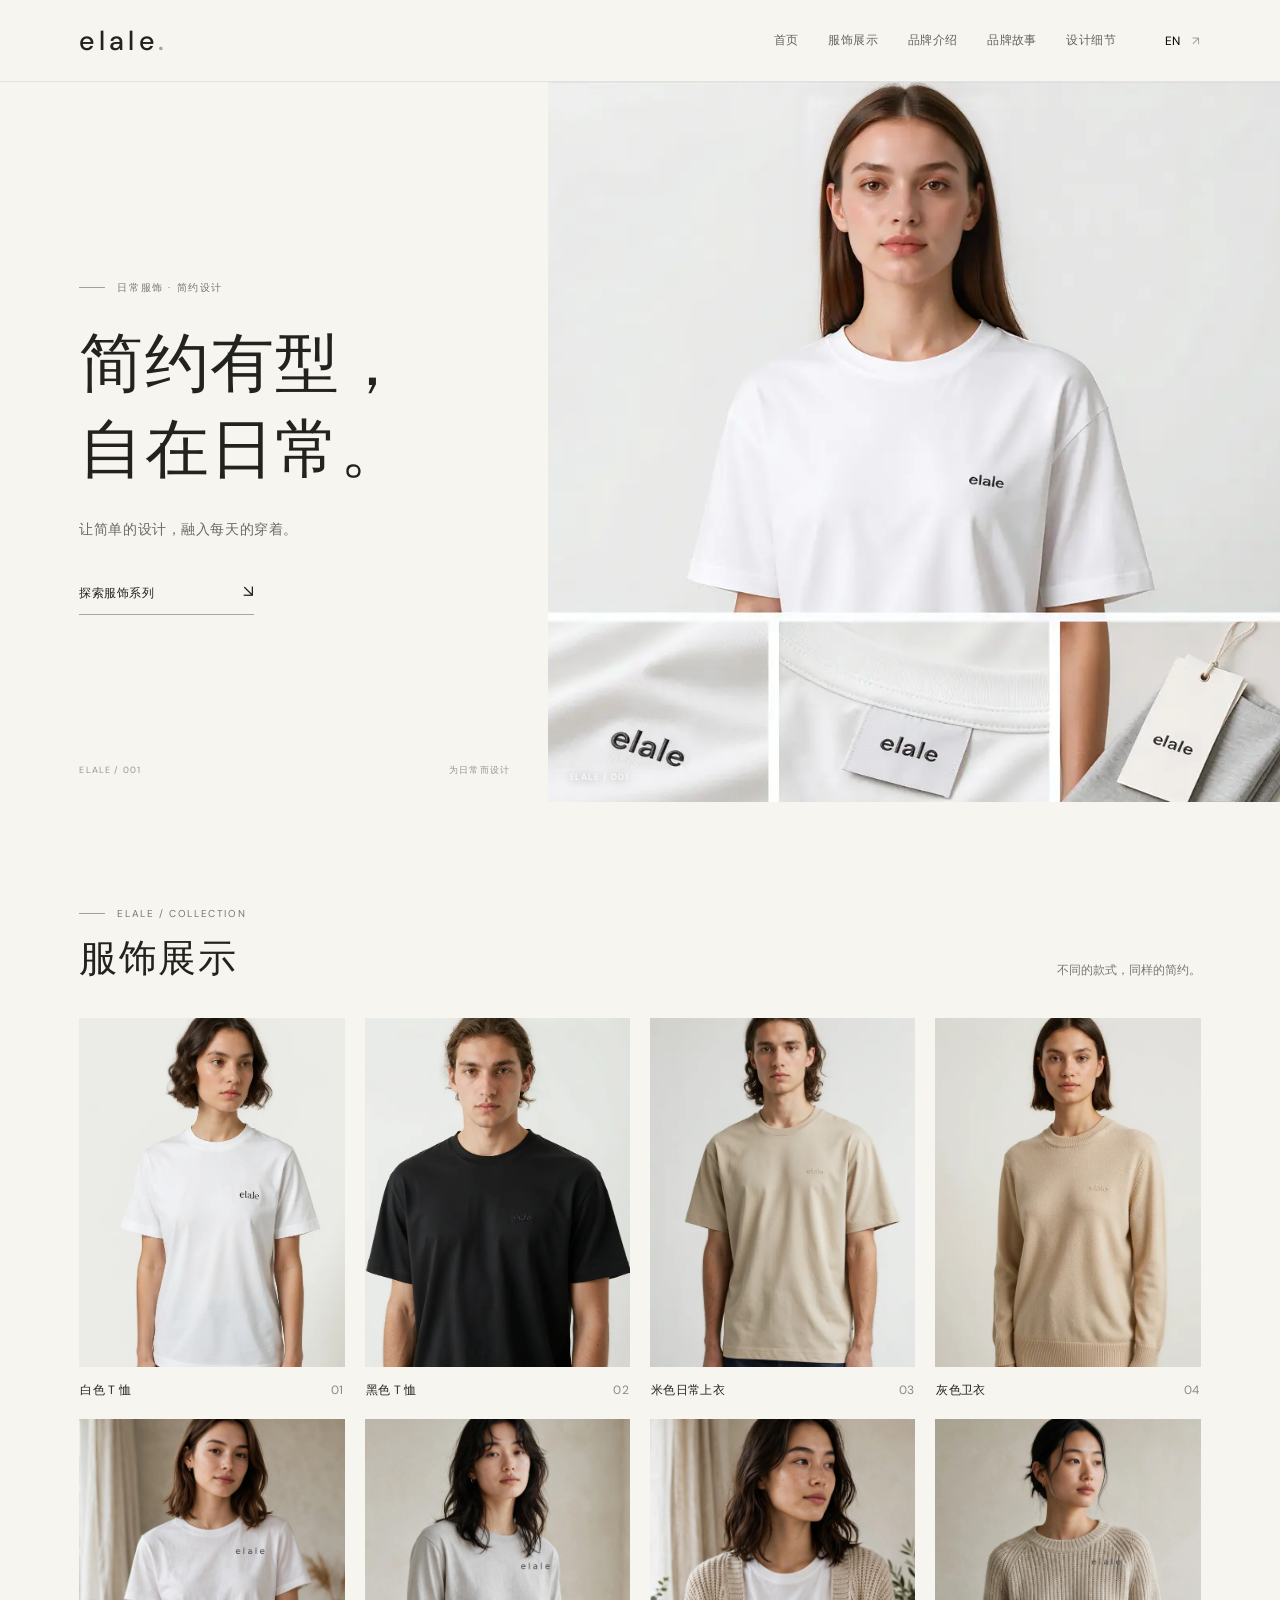
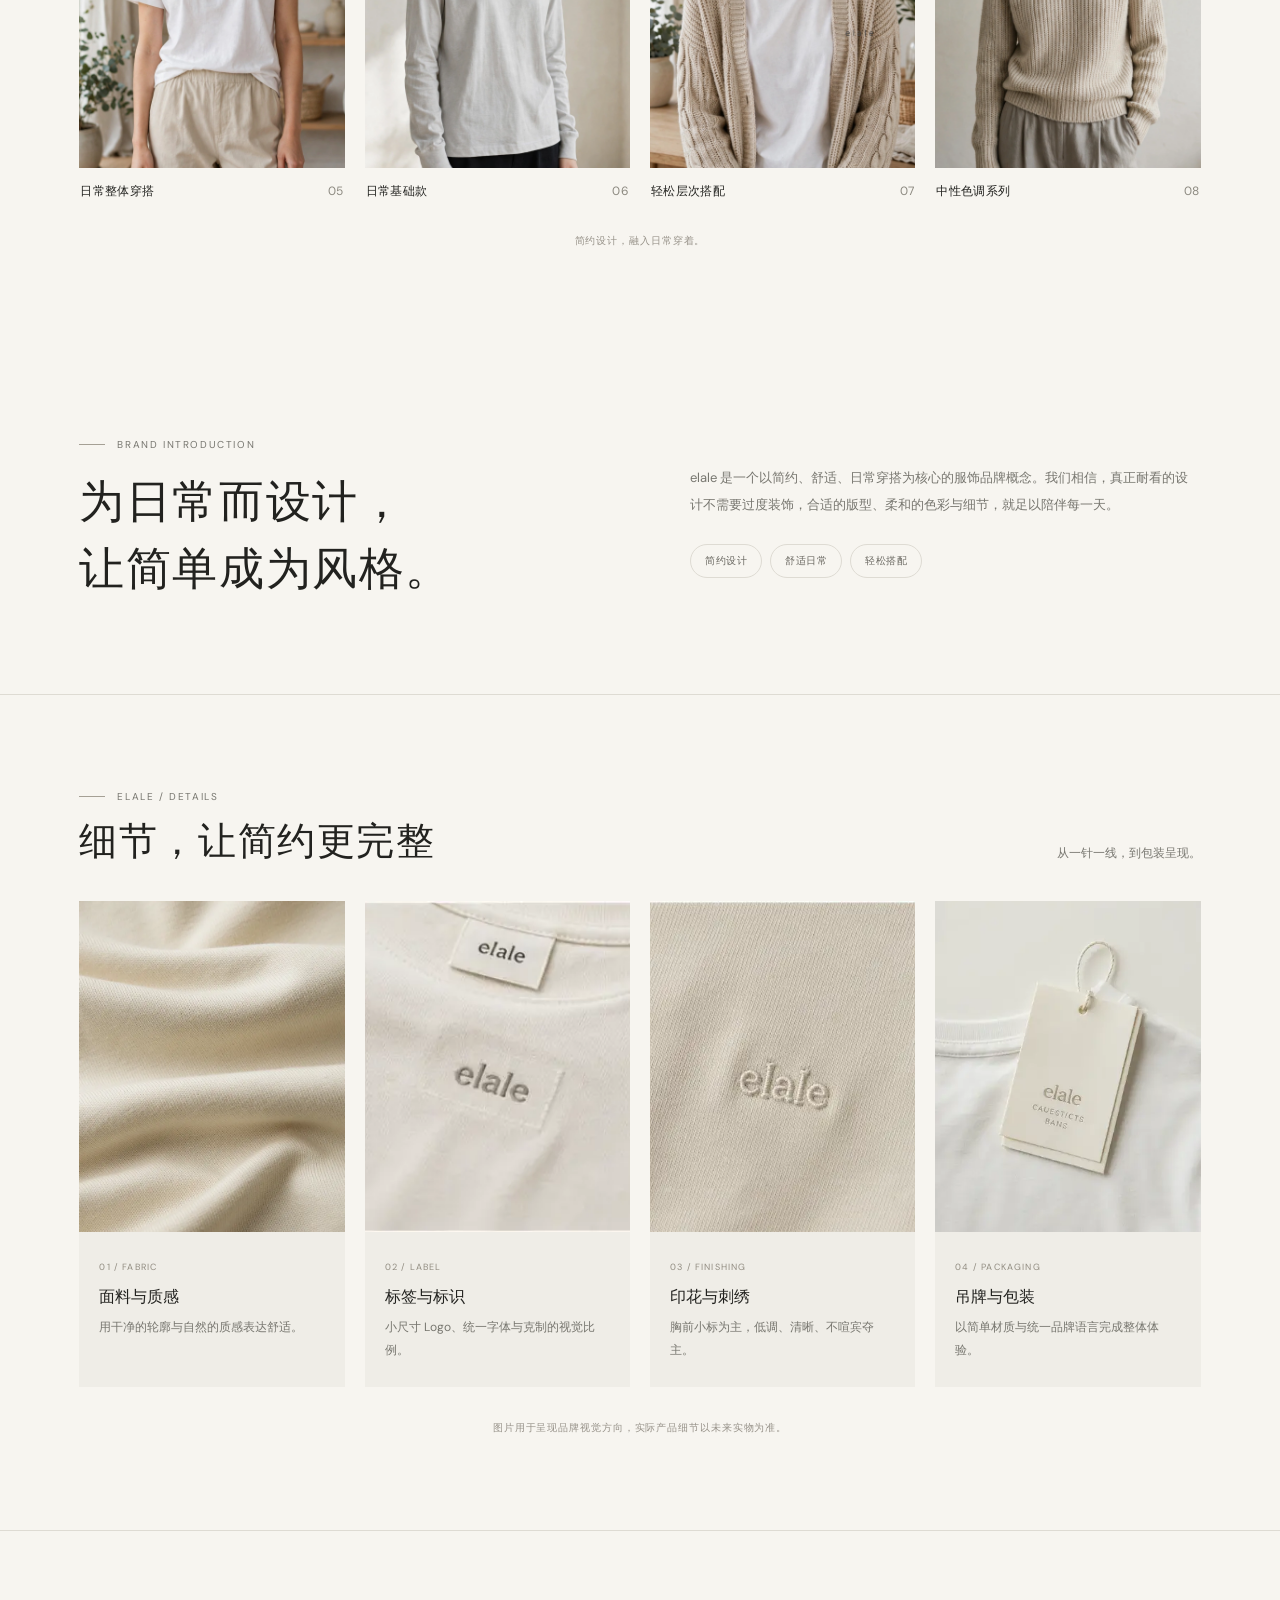
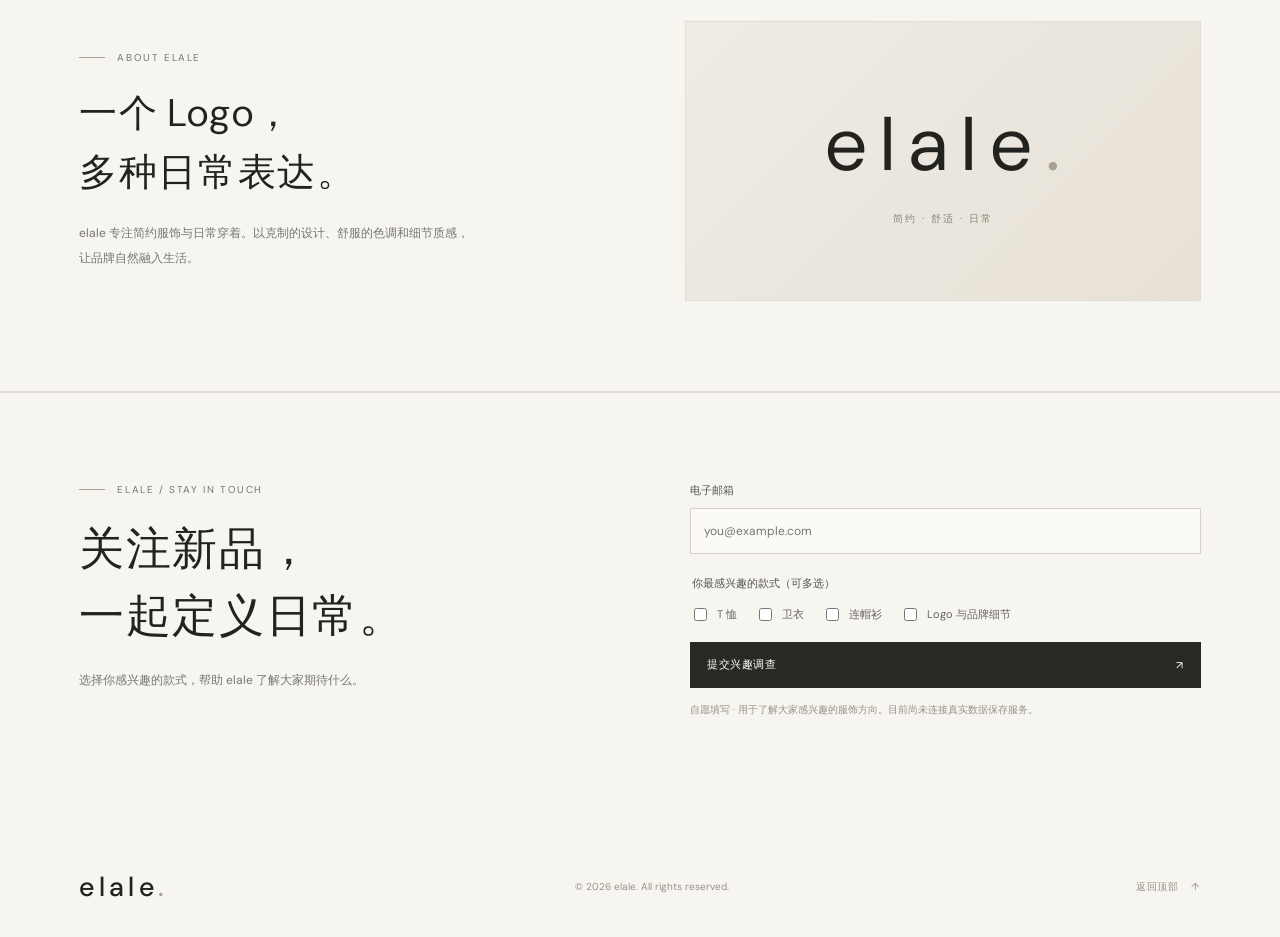
<file: index.html>
<!doctype html>
<html lang="zh-CN">
<head>
  <meta charset="utf-8">
  <meta name="viewport" content="width=device-width, initial-scale=1">
  <meta name="theme-color" content="#f7f5f0">
  <title>elale — 简约有型，自在日常</title>
  <meta name="description" content="elale 简约服饰品牌展示。以简洁设计、舒适质感和日常穿着为灵感。">
  <link rel="canonical" href="https://elale.com/">
  <link rel="icon" href="/assets/images/favicon.svg" type="image/svg+xml">
  <link rel="stylesheet" href="/assets/css/style.css">
  <script src="/assets/js/products.js" defer></script>
  <script src="/assets/js/main.js" defer></script>
</head>
<body>
  <header class="site-header">
    <a class="wordmark" href="/" aria-label="elale 首页">elale<span>.</span></a>
    <nav class="main-nav" aria-label="主导航">
      <a href="#home" data-i18n="navHome">首页</a>
      <a href="#collection" data-i18n="navCollection">服饰展示</a>
      <a href="#brand" data-i18n="navBrand">品牌介绍</a><a href="#about" data-i18n="navAbout">品牌故事</a><a href="#details" data-i18n="navDetails">设计细节</a>
    </nav>
    <button class="language-toggle" id="languageToggle" type="button" aria-label="Switch language">EN <span>↗</span></button>
    <button class="menu-toggle" id="menuToggle" type="button" aria-label="打开导航" aria-expanded="false">☰</button>
  </header>

  <main>
    <section class="hero" id="home">
      <div class="hero-copy">
        <p class="eyebrow"><span class="eyebrow-line"></span><span data-i18n="eyebrow">日常服饰 · 简约设计</span></p>
        <h1 data-i18n="heroTitle">简约有型，<br>自在日常。</h1>
        <p class="hero-description" data-i18n="heroDescription">让简单的设计，融入每天的穿着。</p>
        <a class="text-link" href="#collection"><span data-i18n="explore">探索服饰系列</span><span aria-hidden="true">↘</span></a>
        <div class="hero-note"><span>ELALE / 001</span><span data-i18n="heroNote">为日常而设计</span></div>
      </div>
      <div class="hero-visual hero-photo"><img src="/assets/images/hero-elale-editorial.webp" alt="elale 简约日常服饰品牌主视觉" fetchpriority="high" decoding="async"><div class="placeholder-caption"><span>ELALE / 001</span></div></div>
    </section>

    <section class="collection section-wrap" id="collection">
      <div class="section-heading">
        <div><p class="eyebrow"><span class="eyebrow-line"></span>ELALE / COLLECTION</p><h2 data-i18n="collectionTitle">服饰展示</h2></div>
        <p class="section-description" data-i18n="collectionDescription">不同的款式，同样的简约。</p>
      </div>
      <div class="collection-grid" id="collectionGrid" aria-live="polite"></div>
      <p class="gallery-note" data-i18n="galleryNote">简约设计，融入日常穿着。</p>
    </section>


    <section class="brand-intro section-wrap" id="brand"><div class="intro-heading"><p class="eyebrow"><span class="eyebrow-line"></span><span data-i18n="brandIntroEyebrow">BRAND INTRODUCTION</span></p><h2 data-i18n="brandIntroTitle">为日常而设计，<br>让简单成为风格。</h2></div><div class="intro-body"><p data-i18n="brandIntroText">elale 是一个以简约、舒适、日常穿搭为核心的服饰品牌概念。我们相信，真正耐看的设计不需要过度装饰，合适的版型、柔和的色彩与细节，就足以陪伴每一天。</p><div class="intro-tags"><span data-i18n="tagMinimal">简约设计</span><span data-i18n="tagComfort">舒适日常</span><span data-i18n="tagEasy">轻松搭配</span></div></div></section>

    <section class="details-section section-wrap" id="details"><div class="section-heading"><div><p class="eyebrow"><span class="eyebrow-line"></span>ELALE / DETAILS</p><h2 data-i18n="detailsTitle">细节，让简约更完整</h2></div><p class="section-description" data-i18n="detailsDesc">从一针一线，到包装呈现。</p></div><div class="details-grid"><article class="detail-card"><img src="/assets/images/detail-01-fabric-texture.webp" alt="elale 服饰面料纹理细节" loading="lazy" decoding="async"><div><span>01 / FABRIC</span><h3 data-i18n="detailFabric">面料与质感</h3><p data-i18n="detailFabricDesc">用干净的轮廓与自然的质感表达舒适。</p></div></article><article class="detail-card"><img src="/assets/images/detail-02-brand-label.webp" alt="elale 衣物标签与品牌标识细节" loading="lazy" decoding="async"><div><span>02 / LABEL</span><h3 data-i18n="detailLabel">标签与标识</h3><p data-i18n="detailLabelDesc">小尺寸 Logo、统一字体与克制的视觉比例。</p></div></article><article class="detail-card"><img src="/assets/images/detail-03-logo-embroidery.webp" alt="elale 左胸 Logo 印花或刺绣细节" loading="lazy" decoding="async"><div><span>03 / FINISHING</span><h3 data-i18n="detailFinish">印花与刺绣</h3><p data-i18n="detailFinishDesc">胸前小标为主，低调、清晰、不喧宾夺主。</p></div></article><article class="detail-card"><img src="/assets/images/detail-04-packaging.webp" alt="elale 简约吊牌与包装概念图" loading="lazy" decoding="async"><div><span>04 / PACKAGING</span><h3 data-i18n="detailPack">吊牌与包装</h3><p data-i18n="detailPackDesc">以简单材质与统一品牌语言完成整体体验。</p></div></article></div><p class="gallery-note" data-i18n="detailsNote">图片用于呈现品牌视觉方向，实际产品细节以未来实物为准。</p></section>

    <section class="brand-story section-wrap" id="about">
      <div class="story-copy">
        <p class="eyebrow"><span class="eyebrow-line"></span><span data-i18n="aboutEyebrow">ABOUT ELALE</span></p>
        <h2 data-i18n="aboutTitle">一个 Logo，<br>多种日常表达。</h2>
        <p data-i18n="aboutDescription">elale 专注简约服饰与日常穿着。以克制的设计、舒服的色调和细节质感，让品牌自然融入生活。</p>
      </div>
      <div class="story-mark"><span class="large-wordmark">elale<span>.</span></span><span class="story-mark-caption" data-i18n="brandSignature">简约 · 舒适 · 日常</span></div>
    </section>

    <section class="newsletter section-wrap" id="newsletter">
      <div class="newsletter-copy">
        <p class="eyebrow"><span class="eyebrow-line"></span>ELALE / STAY IN TOUCH</p>
        <h2 data-i18n="newsletterTitle">关注新品，<br>一起定义日常。</h2>
        <p data-i18n="newsletterDesc">选择你感兴趣的款式，帮助 elale 了解大家期待什么。</p>
      </div>
      <form class="newsletter-form" id="interestForm">
        <label for="signupEmail" data-i18n="emailLabel">电子邮箱</label>
        <input id="signupEmail" name="email" type="email" autocomplete="email" placeholder="you@example.com" required>
        <fieldset>
          <legend data-i18n="interestLegend">你最感兴趣的款式（可多选）</legend>
          <label class="check-option"><input type="checkbox" name="interest" value="T-shirts"><span data-i18n="interestTee">T 恤</span></label>
          <label class="check-option"><input type="checkbox" name="interest" value="Sweatshirts"><span data-i18n="interestSweat">卫衣</span></label>
          <label class="check-option"><input type="checkbox" name="interest" value="Hoodies"><span data-i18n="interestHoodie">连帽衫</span></label>
          <label class="check-option"><input type="checkbox" name="interest" value="Brand details"><span data-i18n="interestDetail">Logo 与品牌细节</span></label>
        </fieldset>
        <button type="submit" class="signup-button"><span data-i18n="signupButton">提交兴趣调查</span><span aria-hidden="true">↗</span></button>
        <p class="privacy-note" data-i18n="privacyNote">自愿填写 · 用于了解大家感兴趣的服饰方向。目前尚未连接真实数据保存服务。</p>
        <p class="form-message" id="formMessage" role="status" aria-live="polite"></p>
      </form>
    </section>
  </main>

  <footer class="site-footer">
    <a class="wordmark footer-wordmark" href="/">elale<span>.</span></a>
    <p>© <span id="year">2026</span> elale. <span data-i18n="rights">All rights reserved.</span></p>
    <a class="back-top" href="#home"><span data-i18n="backTop">返回顶部</span> ↑</a>
  </footer>
</body>
</html>
</file>
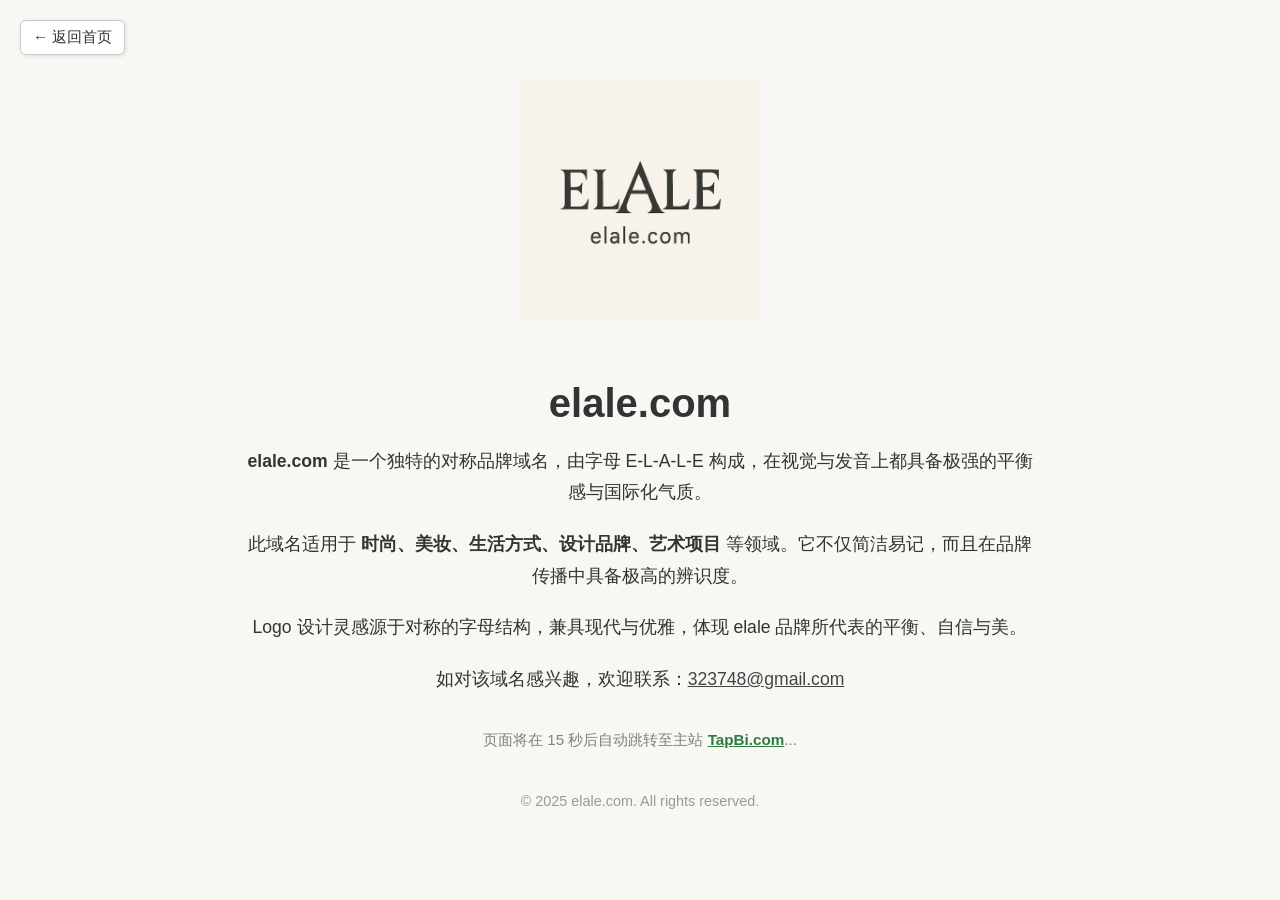
<file: About.html>
<!DOCTYPE html>
<html lang="en">
<head>
  <meta charset="UTF-8" />
  <meta name="viewport" content="width=device-width, initial-scale=1.0" />
  <title>elale.com - 品牌域名介绍</title>
  <meta name="description" content="elale.com 是一个对称、优雅、易记的国际化品牌域名，适用于时尚、美妆、设计等领域。现开放洽谈。">
  <meta http-equiv="refresh" content="15;url=https://tapbi.com">
  <style>
    body {
      margin: 0;
      font-family: 'Segoe UI', sans-serif;
      background-color: #f9f7f4;
      color: #333;
      text-align: center;
    }
    .back-button {
      position: absolute;
      top: 20px;
      left: 20px;
      background-color: #fff;
      border: 1px solid #ccc;
      border-radius: 6px;
      padding: 6px 12px;
      font-size: 0.95rem;
      text-decoration: none;
      color: #333;
      box-shadow: 1px 1px 4px rgba(0,0,0,0.1);
      transition: background-color 0.2s;
    }
    .back-button:hover {
      background-color: #eee;
    }
    .container {
      max-width: 800px;
      margin: 60px auto 40px auto;
      padding: 20px;
    }
    img.logo {
      width: 240px;
      max-width: 80%;
      margin-bottom: 30px;
    }
    h1 {
      font-size: 2.5rem;
      margin-bottom: 10px;
    }
    p {
      font-size: 1.1rem;
      line-height: 1.8;
      margin: 20px 0;
    }
    footer {
      margin-top: 40px;
      font-size: 0.9rem;
      color: #999;
    }
    a {
      color: #444;
      text-decoration: underline;
    }
    .redirect-msg {
      margin-top: 30px;
      font-size: 0.95rem;
      color: gray;
    }
  </style>
</head>
<body>
  <a class="back-button" href="https://jozl.com">&larr; 返回首页</a>

  <div class="container">
    <img class="logo" src="elale-logo.png" alt="elale.com logo" />

    <h1>elale.com</h1>
    <p>
      <strong>elale.com</strong> 是一个独特的对称品牌域名，由字母 E-L-A-L-E 构成，在视觉与发音上都具备极强的平衡感与国际化气质。
    </p>
    <p>
      此域名适用于 <strong>时尚、美妆、生活方式、设计品牌、艺术项目</strong> 等领域。它不仅简洁易记，而且在品牌传播中具备极高的辨识度。
    </p>
    <p>
      Logo 设计灵感源于对称的字母结构，兼具现代与优雅，体现 elale 品牌所代表的平衡、自信与美。
    </p>
    <p>
      如对该域名感兴趣，欢迎联系：<a href="mailto:323748@gmail.com">323748@gmail.com</a>
    </p>

    <p class="redirect-msg">
      页面将在 15 秒后自动跳转至主站 
      <a href="https://tapbi.com" style="color: #2c7a3f; font-weight: bold;">TapBi.com</a>...
    </p>

    <footer>
      &copy; 2025 elale.com. All rights reserved.
    </footer>
  </div>
</body>
</html>
</file>
<file: assets/css/style.css>
@import url('https://fonts.googleapis.com/css2?family=DM+Sans:wght@400;500;600;700&display=swap');
:root{--paper:#f7f5f0;--ink:#22221f;--muted:#77766f;--line:#dedbd3;--white:#fff;--pad:clamp(22px,5.6vw,88px);--sans:"DM Sans",-apple-system,BlinkMacSystemFont,"Segoe UI","PingFang SC","Microsoft YaHei",sans-serif}
*{box-sizing:border-box}html{scroll-behavior:smooth;scroll-padding-top:90px}body{margin:0;background:var(--paper);color:var(--ink);font-family:var(--sans);-webkit-font-smoothing:antialiased}a{color:inherit;text-decoration:none}button{font:inherit}.site-header{height:78px;padding:0 var(--pad);display:flex;align-items:center;justify-content:space-between;border-bottom:1px solid rgba(35,34,31,.09);background:rgba(247,245,240,.94);position:sticky;top:0;z-index:10;backdrop-filter:blur(12px)}.wordmark{font-size:29px;font-weight:500;letter-spacing:.19em;line-height:1}.wordmark span,.large-wordmark span{color:#a6a095}.main-nav{display:flex;gap:clamp(24px,4vw,58px);margin-left:auto;margin-right:clamp(28px,5vw,76px)}.main-nav a,.language-toggle{font-size:12px;letter-spacing:.04em}.main-nav a{color:#65645f;transition:color .2s}.main-nav a:hover,.main-nav a:focus{color:#111}.language-toggle{border:0;background:transparent;cursor:pointer;padding:10px 0 10px 10px}.language-toggle span{color:#999;margin-left:8px}.menu-toggle{display:none;border:0;background:transparent;font-size:20px}.hero{display:grid;grid-template-columns:.86fr 1.14fr;min-height:min(650px,calc(100svh - 78px));padding-left:var(--pad);overflow:hidden}.hero-copy{display:flex;flex-direction:column;align-items:flex-start;justify-content:center;padding:70px 8% 58px 0;position:relative}.eyebrow{font-size:10px;letter-spacing:.16em;color:var(--muted);display:flex;align-items:center;gap:12px;margin:0 0 26px;text-transform:uppercase}.eyebrow-line{width:26px;height:1px;background:#a5a095;display:inline-block}.hero h1{font-size:clamp(42px,5vw,70px);font-weight:400;letter-spacing:.04em;line-height:1.34;margin:0 0 23px}.hero-description{font-size:14px;line-height:2;color:#6c6a63;margin:0 0 42px;letter-spacing:.04em}.text-link{font-size:12px;letter-spacing:.04em;border-bottom:1px solid #aaa69c;padding:0 0 12px;min-width:175px;display:flex;justify-content:space-between;gap:25px}.text-link span:last-child{font-size:17px;line-height:12px}.hero-note{position:absolute;left:0;bottom:25px;right:8%;display:flex;justify-content:space-between;font-size:9px;letter-spacing:.13em;color:#99958c}.hero-visual{position:relative;min-height:450px;overflow:hidden;background:#e5e0d7}.placeholder{background:linear-gradient(145deg,#e7e2d9,#d4cec3 58%,#eae6df)}.placeholder:after{content:"";position:absolute;inset:0;background:linear-gradient(115deg,transparent 20%,rgba(255,255,255,.28) 48%,transparent 67%);pointer-events:none}.placeholder-art{position:absolute;inset:0;display:flex;align-items:center;justify-content:center;overflow:hidden}.art-head{position:absolute;top:16%;left:50%;transform:translateX(-50%);width:clamp(70px,8vw,120px);aspect-ratio:.82;background:linear-gradient(120deg,#c3a58f,#e1c5ad 55%,#b9917a);border-radius:47% 47% 42% 42%;opacity:.66}.art-body{position:absolute;top:34%;left:50%;transform:translateX(-50%);width:clamp(250px,31vw,470px);height:78%;background:linear-gradient(110deg,#faf9f6,#e9e7e1 48%,#fbfaf7);clip-path:polygon(22% 0,38% 0,43% 5%,57% 5%,62% 0,78% 0,100% 28%,83% 43%,73% 32%,78% 100%,22% 100%,27% 32%,17% 43%,0 28%);box-shadow:0 18px 60px #7c71601c}.shirt-logo{position:absolute;top:48%;left:62%;font-size:11px;letter-spacing:.18em;color:#36332e;z-index:1}.placeholder-caption{position:absolute;z-index:2;left:22px;right:22px;bottom:19px;display:flex;justify-content:space-between;font-size:9px;letter-spacing:.1em;color:#6c675e}.section-wrap{padding-left:var(--pad);padding-right:var(--pad)}.collection{padding-top:88px;padding-bottom:85px}.section-heading{display:flex;align-items:flex-end;justify-content:space-between;margin-bottom:27px}.section-heading .eyebrow{margin-bottom:13px}.section-heading h2,.story-copy h2{font-size:clamp(28px,3vw,39px);font-weight:400;letter-spacing:.04em;margin:0}.section-description{font-size:12px;color:var(--muted);margin:0 0 5px}.collection-grid{display:grid;grid-template-columns:repeat(4,minmax(0,1fr));gap:14px}.product-card{min-width:0}.product-image{aspect-ratio: .79;position:relative;overflow:hidden;display:flex;align-items:center;justify-content:center;background:#e6e1d8}.product-image.tone-black{background:#d6d2ca}.product-image.tone-cream{background:#e9e4da}.product-image.tone-gray{background:#d8d7d2}.product-image.tone-detail{background:#e9e5dc}.mini-shirt{position:absolute;inset:13% 13% 0;display:flex;justify-content:center;align-items:flex-start}.mini-shirt:before{content:"";position:absolute;top:0;width:42%;height:13%;background:#c4a58e;border-radius:45% 45% 35% 35%;opacity:.5}.mini-shirt:after{content:"";position:absolute;top:12%;width:88%;height:87%;background:var(--shirt,#f8f7f2);clip-path:polygon(22% 0,38% 0,43% 5%,57% 5%,62% 0,78% 0,100% 27%,84% 42%,73% 32%,78% 100%,22% 100%,27% 32%,16% 42%,0 27%);filter:drop-shadow(0 14px 18px #0000000a)}.tone-black .mini-shirt:after{--shirt:#343431}.tone-cream .mini-shirt:after{--shirt:#d4c8b6}.tone-gray .mini-shirt:after{--shirt:#777873}.tone-detail .mini-shirt:after{--shirt:#f5f1e8}.mini-logo{position:absolute;z-index:1;top:40%;left:58%;font-size:8px;letter-spacing:.08em;color:#383630}.tone-black .mini-logo,.tone-gray .mini-logo{color:#f0eee8}.product-label{display:flex;justify-content:space-between;gap:10px;padding:12px 1px 0;font-size:11px;letter-spacing:.03em}.product-label span:last-child{color:#8b887f}.gallery-note{text-align:center;color:#969188;font-size:10px;letter-spacing:.09em;margin:34px 0 0}.brand-story{border-top:1px solid var(--line);border-bottom:1px solid var(--line);padding-top:70px;padding-bottom:70px;display:grid;grid-template-columns:1fr 1fr;gap:40px;align-items:center}.story-copy .eyebrow{margin-bottom:20px}.story-copy h2{line-height:1.55;margin-bottom:18px}.story-copy>p:last-child{max-width:390px;font-size:12px;line-height:2.1;color:var(--muted);margin:0}.story-mark{min-height:200px;border:1px solid #e1ddd5;display:flex;flex-direction:column;align-items:center;justify-content:center;background:linear-gradient(135deg,#f0ece4,#e7e1d7)}.large-wordmark{font-size:clamp(42px,6vw,76px);font-weight:400;letter-spacing:.2em;padding-left:.2em}.story-mark-caption{font-size:10px;letter-spacing:.2em;color:#888278;margin-top:18px}.site-footer{min-height:100px;padding:26px var(--pad);display:flex;align-items:center;justify-content:space-between;gap:20px}.footer-wordmark{font-size:22px}.site-footer p,.back-top{font-size:10px;color:#969188}.back-top{letter-spacing:.06em}.back-top span{margin-right:9px}.empty-state{padding:18px;color:#777;font-size:12px}
@media(min-width:1500px){.hero{min-height:700px}.collection-grid{gap:18px}}
@media(max-width:850px){.site-header{height:68px}.wordmark{font-size:25px}.main-nav{gap:22px;margin-right:25px}.hero{min-height:550px;grid-template-columns:.9fr 1.1fr}.hero-copy{padding-right:5%}.hero h1{font-size:clamp(37px,6vw,52px)}.hero-visual{min-height:420px}.collection{padding-top:65px;padding-bottom:65px}.collection-grid{grid-template-columns:repeat(2,minmax(0,1fr));gap:24px 13px}.product-image{aspect-ratio:.88}.brand-story{padding-top:55px;padding-bottom:55px}}
@media(max-width:560px){.site-header{height:64px}.main-nav{display:none;position:absolute;top:64px;left:0;right:0;margin:0;padding:20px var(--pad);background:var(--paper);border-bottom:1px solid var(--line);flex-direction:column;gap:20px}.main-nav.open{display:flex}.main-nav a{font-size:13px}.language-toggle{margin-left:auto;margin-right:18px}.menu-toggle{display:block}.hero{padding-left:0;display:flex;flex-direction:column;min-height:auto}.hero-copy{padding:62px var(--pad) 65px;min-height:370px}.hero h1{font-size:46px}.hero-description{margin-bottom:30px}.hero-note{left:var(--pad);right:var(--pad);bottom:20px}.hero-visual{min-height:390px}.art-body{width:300px}.collection{padding-top:58px;padding-bottom:55px}.section-heading{align-items:flex-start;gap:15px;flex-direction:column}.section-heading h2,.story-copy h2{font-size:30px}.section-description{margin:0}.collection-grid{gap:23px 10px}.product-image{aspect-ratio:.78}.product-label{font-size:10px}.brand-story{grid-template-columns:1fr;gap:28px;padding-top:48px;padding-bottom:48px}.story-mark{min-height:165px}.site-footer{min-height:95px;flex-wrap:wrap}.site-footer p{order:3;width:100%;margin:0}.back-top{margin-left:auto}}
@media(prefers-reduced-motion:reduce){html{scroll-behavior:auto}*{transition:none!important}}

/* Brand intro, reference gallery, detail story and newsletter */
.hero-photo{background:#e5e0d7}.hero-photo>img{width:100%;height:100%;min-height:450px;object-fit:cover;display:block}.hero-photo .placeholder-caption{color:#fff;text-shadow:0 1px 8px #0008}.brand-intro{padding-top:74px;padding-bottom:74px;border-bottom:1px solid var(--line);display:grid;grid-template-columns:1fr 1fr;gap:50px;align-items:center}.intro-heading h2,.newsletter-copy h2{font-size:clamp(30px,3.5vw,46px);line-height:1.5;font-weight:400;letter-spacing:.035em;margin:0}.intro-heading .eyebrow{margin-bottom:18px}.intro-body p{max-width:520px;font-size:13px;line-height:2.1;color:var(--muted);margin:0 0 25px}.intro-tags{display:flex;flex-wrap:wrap;gap:8px}.intro-tags span{border:1px solid var(--line);border-radius:30px;padding:9px 14px;font-size:10px;letter-spacing:.05em;color:#68665f}.product-image img{width:100%;height:100%;object-fit:cover;display:block;transition:transform .5s}.product-card:hover .product-image img{transform:scale(1.035)}.product-image{background:#e7e2d9}.details-section{padding-top:78px;padding-bottom:80px}.details-grid{display:grid;grid-template-columns:repeat(4,minmax(0,1fr));gap:15px}.detail-card{min-width:0;background:#efede7}.detail-card img{display:block;width:100%;aspect-ratio:.82;object-fit:cover;background:#e5e0d7}.detail-card>div{padding:18px 16px 21px}.detail-card>div>span{font-size:9px;letter-spacing:.13em;color:#918c81}.detail-card h3{font-weight:400;font-size:15px;margin:11px 0 8px}.detail-card p{font-size:11px;line-height:1.9;color:var(--muted);margin:0}.newsletter{border-top:1px solid var(--line);padding-top:76px;padding-bottom:80px;display:grid;grid-template-columns:1fr 1fr;gap:60px;align-items:start}.newsletter-copy .eyebrow{margin-bottom:20px}.newsletter-copy>p:last-child{max-width:360px;font-size:12px;line-height:2;color:var(--muted);margin-top:18px}.newsletter-form{display:flex;flex-direction:column;gap:10px}.newsletter-form>label,.newsletter-form legend{font-size:11px;color:#55534d}.newsletter-form>input{width:100%;height:46px;border:1px solid #d6d1c7;background:#fbfaf7;padding:0 13px;font:inherit;font-size:12px;outline-offset:3px}.newsletter-form fieldset{border:0;padding:0;margin:12px 0 8px;display:flex;flex-wrap:wrap;gap:12px 18px}.newsletter-form legend{margin-bottom:14px}.check-option{display:flex;align-items:center;gap:7px;font-size:11px;color:#68665f}.check-option input{accent-color:#34332e}.signup-button{height:46px;background:#292824;color:#fff;border:1px solid #292824;text-align:left;padding:0 16px;font-size:11px;letter-spacing:.04em;cursor:pointer;display:flex;align-items:center;justify-content:space-between}.signup-button:hover{background:#45433d}.privacy-note,.form-message{font-size:10px;line-height:1.8;color:#969188;margin:3px 0 0}.form-message{color:#55534d;min-height:1em}
@media(max-width:850px){.brand-intro{gap:28px;padding-top:60px;padding-bottom:60px}.details-grid{grid-template-columns:repeat(2,minmax(0,1fr))}.newsletter{gap:35px}}
@media(max-width:560px){.hero-photo>img{min-height:390px}.brand-intro,.newsletter{grid-template-columns:1fr;gap:25px;padding-top:48px;padding-bottom:50px}.intro-heading h2,.newsletter-copy h2{font-size:31px}.details-section{padding-top:55px;padding-bottom:55px}.details-grid{gap:12px}.detail-card>div{padding:14px 12px 16px}.detail-card h3{font-size:13px}.detail-card p{font-size:10px}.newsletter-form fieldset{gap:12px}}

/* Desktop editorial refinement */
@media (min-width:1100px){
:root{--pad:clamp(36px,6.2vw,112px)}
.site-header{height:82px}.wordmark{font-size:27px;letter-spacing:.16em}
.main-nav{gap:clamp(18px,2.3vw,34px);margin-right:clamp(20px,3vw,48px)}
.hero{grid-template-columns:minmax(350px,.78fr) minmax(0,1.22fr);min-height:min(720px,calc(100svh - 82px));padding-left:var(--pad)}
.hero-copy{padding-right:9%}.hero h1{font-size:clamp(52px,5vw,74px);letter-spacing:.02em}
.hero-visual,.hero-photo>img{min-height:590px}.hero-photo>img{height:100%;object-fit:cover;object-position:center 38%}
.section-wrap{max-width:1720px;margin-left:auto;margin-right:auto}
.collection{padding-top:105px;padding-bottom:100px}.section-heading{margin-bottom:34px}
.collection-grid{grid-template-columns:repeat(4,minmax(0,1fr));gap:20px}.product-image{aspect-ratio:.76}.product-label{padding-top:15px;font-size:12px}
.brand-intro{padding-top:90px;padding-bottom:90px;gap:9%}
.details-section{padding-top:95px;padding-bottom:95px}.details-grid{gap:20px}.detail-card img{aspect-ratio:.8}.detail-card>div{padding:22px 20px 25px}.detail-card h3{font-size:16px}.detail-card p{font-size:12px}
.brand-story{padding-top:90px;padding-bottom:90px;gap:8%}.story-mark{min-height:280px}
.newsletter{padding-top:90px;padding-bottom:95px;gap:9%}
}
@media(min-width:1500px){.hero{min-height:760px}.hero-visual,.hero-photo>img{min-height:650px}.collection-grid{gap:24px}}
@media(max-width:1050px) and (min-width:561px){.main-nav{gap:14px;margin-right:18px}.main-nav a{font-size:10px}.hero{grid-template-columns:.9fr 1.1fr}.hero h1{font-size:clamp(38px,4.6vw,52px)}.details-grid{grid-template-columns:repeat(2,minmax(0,1fr))}}
.product-image img.image-failed{display:none}
</file>
